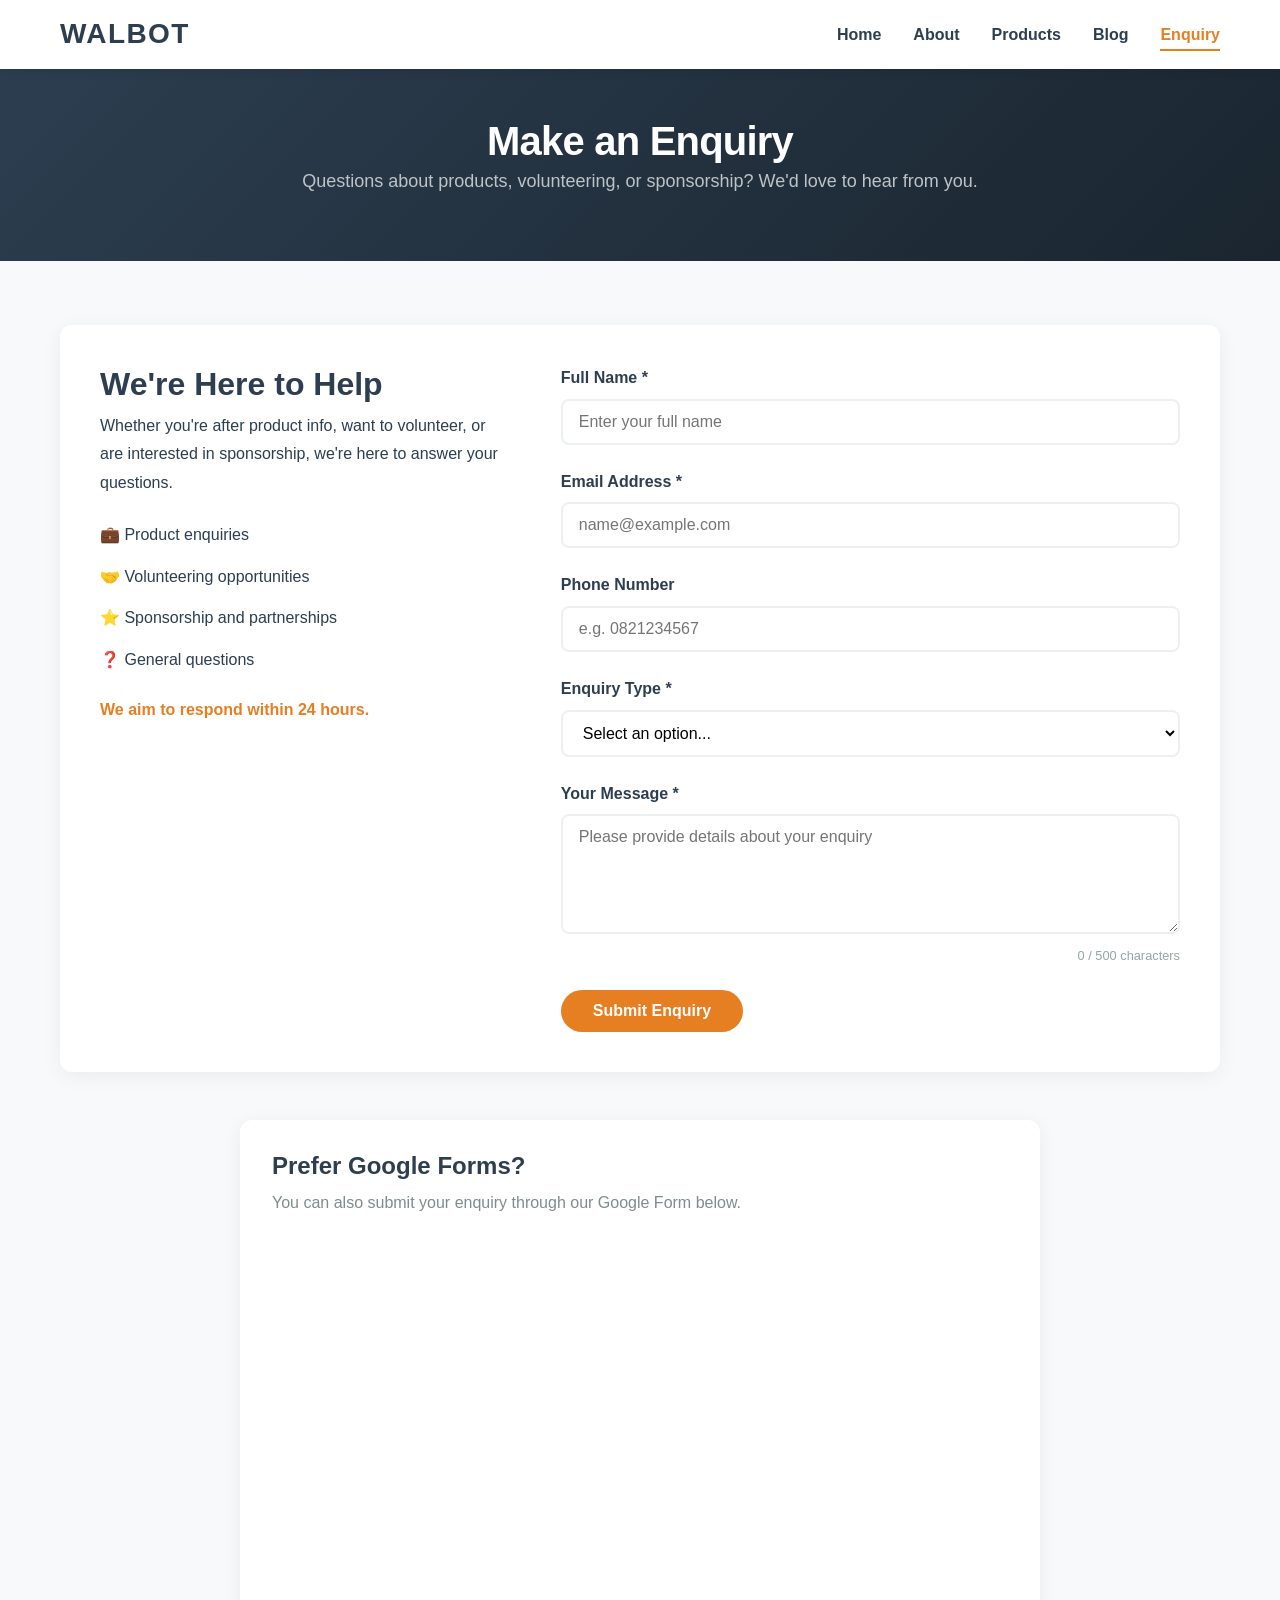
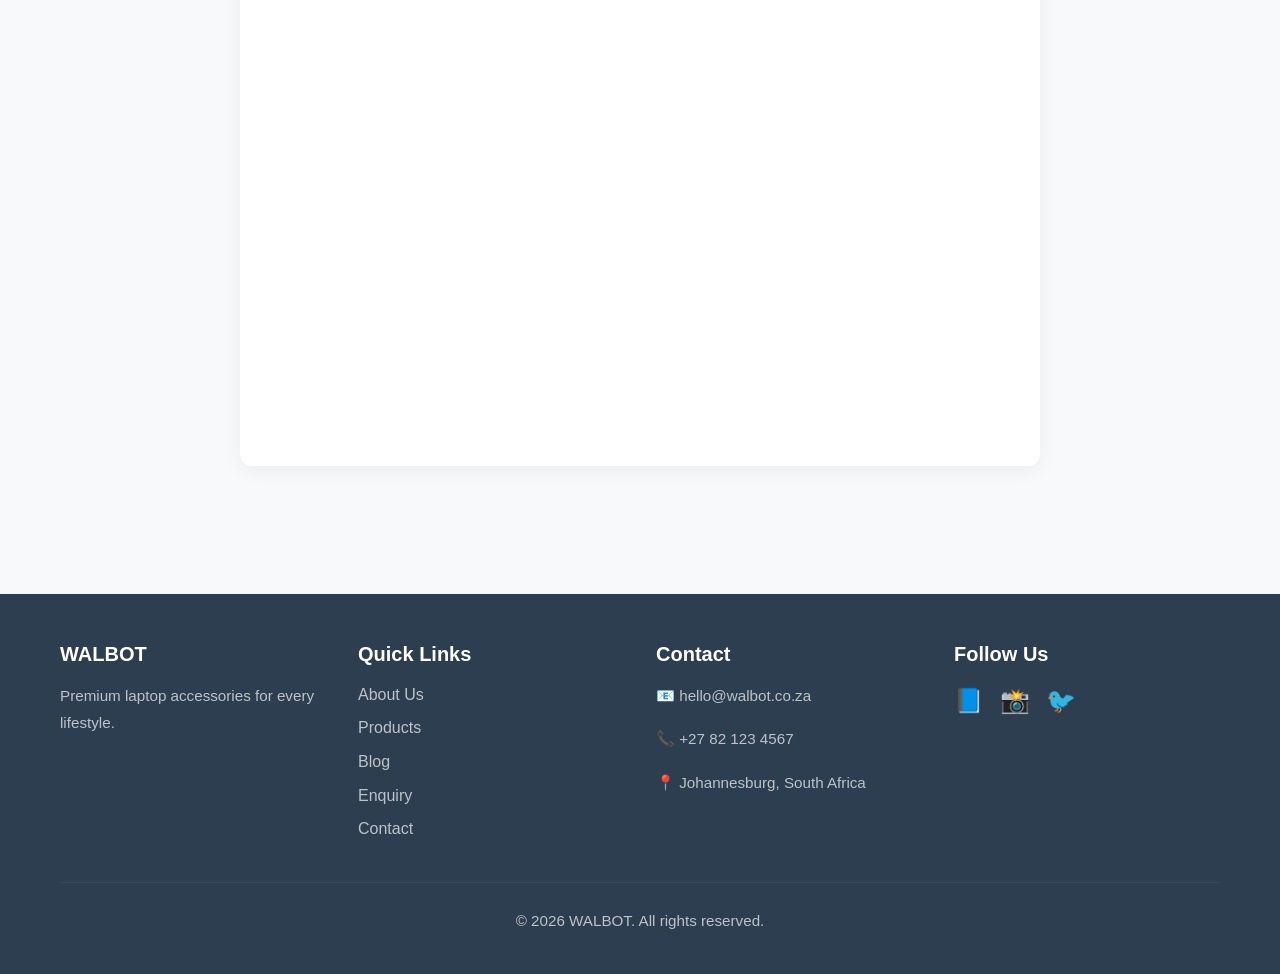
<file: ST10505398 POE PART 1 extract/3. HTML and Basic contect, websites/enquiry.html>
<!DOCTYPE html>
<html lang="en">
<head>
    <meta charset="UTF-8">
    <meta name="viewport" content="width=device-width, initial-scale=1.0">
    <title>Make an Enquiry - WALBOT</title>
    <meta name="description" content="Have questions about WALBOT products, volunteering, or sponsorship? Submit an enquiry and we'll get back to you.">
    <link rel="stylesheet" href="css/style.css">
    <link rel="icon" href="images/favicon.ico" type="image/x-icon">
</head>
<body>

    <!-- ===== HEADER ===== -->
    <header>
        <div class="container header-content">
            <div class="logo">
                <a href="index.html">
                    <span class="brand-name">WALBOT</span>
                </a>
            </div>

            <button class="nav-toggle" aria-label="Toggle navigation menu">
                <span></span>
                <span></span>
                <span></span>
            </button>

            <nav>
                <ul>
                    <li><a href="index.html">Home</a></li>
                    <li><a href="about.html">About</a></li>
                    <li><a href="products.html">Products</a></li>
                    <li><a href="blog.html">Blog</a></li>
                    <li><a href="enquiry.html" class="active">Enquiry</a></li>
                
                </ul>
            </nav>
        </div>
    </header>

    <!-- ===== PAGE HEADER ===== -->
    <section class="page-header">
        <div class="container">
            <h1>Make an Enquiry</h1>
            <p>Questions about products, volunteering, or sponsorship? We'd love to hear from you.</p>
        </div>
    </section>

    <!-- ===== ENQUIRY FORM ===== -->
    <section class="form-section">
        <div class="container">

            <div class="form-wrapper">

                <!-- Left column: info -->
                <div class="form-info">
                    <h2>We're Here to Help</h2>
                    <p>Whether you're after product info, want to volunteer, or are interested in sponsorship, we're here to answer your questions.</p>
                    <ul>
                        <li>💼 Product enquiries</li>
                        <li>🤝 Volunteering opportunities</li>
                        <li>⭐ Sponsorship and partnerships</li>
                        <li>❓ General questions</li>
                    </ul>
                    <p class="response-time">We aim to respond within 24 hours.</p>
                </div>

                <!-- Right column: custom form (for marks) -->
                <form id="enquiryForm" onsubmit="handleEnquiry(event)" novalidate>

                    <div class="form-group">
                        <label for="enquiryName">Full Name *</label>
                        <input type="text" id="enquiryName" name="name" placeholder="Enter your full name" required minlength="3" maxlength="50">
                        <small class="error-message" id="enquiryNameError">Please enter your full name (minimum 3 characters).</small>
                    </div>

                    <div class="form-group">
                        <label for="enquiryEmail">Email Address *</label>
                        <input type="email" id="enquiryEmail" name="email" placeholder="name@example.com" required>
                        <small class="error-message" id="enquiryEmailError">Please enter a valid email address.</small>
                    </div>

                    <div class="form-group">
                        <label for="enquiryPhone">Phone Number</label>
                        <input type="tel" id="enquiryPhone" name="phone" placeholder="e.g. 0821234567" pattern="[0-9]{10}">
                        <small class="error-message" id="enquiryPhoneError">Please enter a valid 10-digit phone number.</small>
                    </div>

                    <div class="form-group">
                        <label for="enquiryType">Enquiry Type *</label>
                        <select id="enquiryType" name="type" required>
                            <option value="">Select an option...</option>
                            <option value="Product Enquiry">Product Enquiry</option>
                            <option value="Volunteering">Volunteering</option>
                            <option value="Sponsorship">Sponsorship</option>
                            <option value="Other">Other</option>
                        </select>
                    </div>

                    <div class="form-group">
                        <label for="enquiryMessage">Your Message *</label>
                        <textarea id="enquiryMessage" name="message" placeholder="Please provide details about your enquiry" required minlength="10" maxlength="500"></textarea>
                        <small class="error-message" id="enquiryMessageError">Please enter a message (minimum 10 characters).</small>
                        <small class="char-count" id="enquiryCharCount">0 / 500 characters</small>
                    </div>

                    <button type="submit" class="btn btn-primary">Submit Enquiry</button>
                </form>

            </div>

            <!-- Success message (hidden until submit) -->
            <div id="enquiryResponse" class="form-response" style="display: none;"></div>

            <!-- ===== GOOGLE FORM (alternative option) ===== -->
            <div class="google-form-wrapper">
                <h3>Prefer Google Forms?</h3>
                <p>You can also submit your enquiry through our Google Form below.</p>

                <iframe src="https://docs.google.com/forms/d/e/1FAIpQLSeCo7yAtRYnJUT2kymFa6UWNVJ-9xOd_u-71QOqIPVQjRQUlw/viewform?embedded=true"
                        width="100%"
                        height="800"
                        frameborder="0"
                        marginheight="0"
                        marginwidth="0"
                        title="WALBOT Google Enquiry Form">
                    Loading…
                </iframe>
            </div>

        </div>
    </section>

    <!-- ===== FOOTER ===== -->
    <footer>
        <div class="container">
            <div class="footer-grid">
                <div>
                    <h4>WALBOT</h4>
                    <p>Premium laptop accessories for every lifestyle.</p>
                </div>
                <div>
                    <h4>Quick Links</h4>
                    <a href="about.html">About Us</a>
                    <a href="products.html">Products</a>
                    <a href="blog.html">Blog</a>
                    <a href="enquiry.html">Enquiry</a>
                    <a href="contact.html">Contact</a>
                </div>
                <div>
                    <h4>Contact</h4>
                    <p>📧 hello@walbot.co.za</p>
                    <p>📞 +27 82 123 4567</p>
                    <p>📍 Johannesburg, South Africa</p>
                </div>
                <div>
                    <h4>Follow Us</h4>
                    <div class="social-links">
                        <a href="#" aria-label="Facebook">📘</a>
                        <a href="#" aria-label="Instagram">📸</a>
                        <a href="#" aria-label="Twitter">🐦</a>
                    </div>
                </div>
            </div>
            <div class="footer-bottom">
                <p>&copy; 2026 WALBOT. All rights reserved.</p>
            </div>
        </div>
    </footer>

    <!-- ===== JAVASCRIPT ===== -->
    <script src="js/main.js"></script>
</body>
</html>
</file>
<file: ST10505398 POE PART 1 extract/3. HTML and Basic contect, websites/css/style.css>
/* ============================================================
   WALBOT - MAIN STYLESHEET
   ============================================================ */

/* ============================================================
   1. RESET & BASE
   ============================================================ */

*,
*::before,
*::after {
    margin: 0;
    padding: 0;
    box-sizing: border-box;
}

html {
    scroll-behavior: smooth;
}

body {
    font-family: 'Segoe UI', Tahoma, Geneva, Verdana, sans-serif;
    font-size: 16px;
    line-height: 1.6;
    color: #2C3E50;
    background-color: #F8F9FA;
}

h1, h2, h3, h4, h5, h6 {
    font-weight: 700;
    line-height: 1.2;
    color: #2C3E50;
}

a {
    text-decoration: none;
    color: #E67E22;
    transition: color 0.3s ease;
}

a:hover {
    color: #D35400;
}

img {
    max-width: 100%;
    height: auto;
    display: block;
}

ul, ol {
    list-style: none;
}

button {
    font-family: inherit;
}

/* ============================================================
   2. TYPOGRAPHY
   ============================================================ */

h1 { font-size: 2.5rem; font-weight: 800; letter-spacing: -0.02em; }
h2 { font-size: 2rem; font-weight: 700; margin-bottom: 1rem; }
h3 { font-size: 1.5rem; font-weight: 600; margin-bottom: 0.75rem; }
h4 { font-size: 1.25rem; font-weight: 600; margin-bottom: 0.5rem; }
p  { font-size: 1rem; margin-bottom: 1rem; line-height: 1.8; }

.brand-name {
    font-size: 1.75rem;
    font-weight: 800;
    letter-spacing: 0.05em;
    text-transform: uppercase;
    color: #2C3E50;
}
.brand-name:hover { color: #E67E22; }

.price { font-size: 1.5rem; font-weight: 700; color: #E67E22; }
.price del { color: #95A5A6; font-weight: 400; font-size: 1rem; margin-right: 0.5rem; }

.meta, .small-text { font-size: 0.875rem; color: #95A5A6; }
.meta { font-style: italic; }

.section-subtitle {
    font-size: 1.125rem;
    color: #7F8C8D;
    text-align: center;
    margin-bottom: 2rem;
}

.text-center { text-align: center; }

/* ============================================================
   3. CONTAINER
   ============================================================ */

.container {
    max-width: 1200px;
    margin: 0 auto;
    padding: 0 20px;
}

/* ============================================================
   4. HEADER & NAVIGATION
   ============================================================ */

header {
    background-color: #FFFFFF;
    box-shadow: 0 2px 10px rgba(0, 0, 0, 0.1);
    position: sticky;
    top: 0;
    z-index: 1000;
    padding: 0.75rem 0;
}

.header-content {
    display: flex;
    justify-content: space-between;
    align-items: center;
    flex-wrap: wrap;
}

.logo {
    display: flex;
    align-items: center;
}

.nav-toggle {
    display: none;
    background: none;
    border: none;
    cursor: pointer;
    padding: 0.5rem;
    z-index: 1001;
}

.nav-toggle span {
    display: block;
    width: 25px;
    height: 3px;
    background-color: #2C3E50;
    margin: 5px 0;
    transition: all 0.3s ease;
    border-radius: 3px;
}

.nav-toggle.active span:nth-child(1) {
    transform: rotate(45deg) translate(5px, 6px);
}
.nav-toggle.active span:nth-child(2) {
    opacity: 0;
}
.nav-toggle.active span:nth-child(3) {
    transform: rotate(-45deg) translate(5px, -6px);
}

nav ul {
    display: flex;
    gap: 2rem;
    align-items: center;
}

nav a {
    font-weight: 600;
    font-size: 1rem;
    color: #2C3E50;
    padding: 0.5rem 0;
    position: relative;
    transition: color 0.3s ease;
}

nav a::after {
    content: '';
    position: absolute;
    bottom: 0;
    left: 0;
    width: 0;
    height: 2px;
    background-color: #E67E22;
    transition: width 0.3s ease;
}

nav a:hover::after,
nav a.active::after {
    width: 100%;
}

nav a:hover,
nav a.active {
    color: #E67E22;
}

/* ============================================================
   5. BUTTONS
   ============================================================ */

.btn {
    display: inline-block;
    padding: 0.75rem 2rem;
    font-weight: 600;
    border-radius: 50px;
    border: none;
    cursor: pointer;
    transition: all 0.3s ease;
    font-size: 1rem;
    text-align: center;
    font-family: inherit;
}

.btn-primary {
    background-color: #E67E22;
    color: #FFFFFF;
}
.btn-primary:hover {
    background-color: #D35400;
    transform: scale(1.05);
    color: #FFFFFF;
}

.btn-secondary {
    background-color: #2C3E50;
    color: #FFFFFF;
}
.btn-secondary:hover {
    background-color: #1a252f;
    transform: scale(1.05);
    color: #FFFFFF;
}

.btn:active { transform: scale(0.95); }
.btn:focus { outline: 3px solid #E67E22; outline-offset: 2px; }

/* ============================================================
   6. HERO SECTION
   ============================================================ */

.hero {
    background: linear-gradient(135deg, #2C3E50 0%, #1a252f 100%);
    color: #FFFFFF;
    padding: 5rem 0;
    text-align: center;
    margin-bottom: 3rem;
}

.hero h1 {
    color: #FFFFFF;
    font-size: 3.5rem;
    margin-bottom: 1rem;
}

.hero p {
    font-size: 1.25rem;
    color: #BDC3C7;
    max-width: 600px;
    margin: 0 auto 2rem;
}

/* ============================================================
   7. PAGE HEADERS
   ============================================================ */

.page-header {
    background: linear-gradient(135deg, #2C3E50 0%, #1a252f 100%);
    color: #FFFFFF;
    padding: 3rem 0;
    text-align: center;
    margin-bottom: 2rem;
}

.page-header h1 { color: #FFFFFF; }
.page-header p { color: #BDC3C7; font-size: 1.125rem; }

/* ============================================================
   8. PRODUCT GRID & CARDS
   ============================================================ */

.featured-products,
.products-section {
    padding: 2rem 0 4rem;
}

.product-grid {
    display: grid;
    grid-template-columns: repeat(auto-fit, minmax(280px, 1fr));
    gap: 2rem;
    margin: 2rem 0;
}

.product-card {
    background-color: #FFFFFF;
    border-radius: 12px;
    padding: 1.5rem;
    box-shadow: 0 4px 15px rgba(0, 0, 0, 0.08);
    transition: transform 0.3s ease, box-shadow 0.3s ease;
    text-align: center;
    position: relative;
}

.product-card:hover {
    transform: translateY(-8px);
    box-shadow: 0 8px 30px rgba(0, 0, 0, 0.15);
}

.product-card .image-wrapper {
    overflow: hidden;
    border-radius: 8px;
    margin-bottom: 1rem;
}

.product-card .image-wrapper img {
    transition: transform 0.4s ease;
    cursor: pointer;
    width: 100%;
    height: 220px;
    object-fit: cover;
}

.product-card:hover .image-wrapper img {
    transform: scale(1.05);
}

.product-card .product-description {
    font-size: 0.9rem;
    color: #7F8C8D;
    margin-bottom: 0.5rem;
}

.product-card h3 {
    font-size: 1.15rem;
    margin-bottom: 0.5rem;
}

/* ============================================================
   9. BADGES
   ============================================================ */

.badge {
    position: absolute;
    top: 1rem;
    right: 1rem;
    padding: 0.25rem 0.75rem;
    border-radius: 50px;
    font-size: 0.75rem;
    font-weight: 700;
    text-transform: uppercase;
    letter-spacing: 0.05em;
    z-index: 10;
}

.badge-new     { background-color: #27AE60; color: #FFFFFF; }
.badge-sale    { background-color: #E74C3C; color: #FFFFFF; }
.badge-popular { background-color: #F39C12; color: #FFFFFF; }

/* ============================================================
   10. PRODUCT FILTERS
   ============================================================ */

.product-filters-section { padding: 1rem 0 2rem; }

.product-filters {
    display: flex;
    flex-wrap: wrap;
    gap: 1.5rem;
    align-items: flex-end;
    background: #FFFFFF;
    padding: 1.5rem;
    border-radius: 12px;
    box-shadow: 0 2px 10px rgba(0, 0, 0, 0.06);
}

.filter-group {
    display: flex;
    flex-direction: column;
    gap: 0.25rem;
    flex: 1;
    min-width: 150px;
}

.filter-group label {
    font-weight: 600;
    font-size: 0.875rem;
    color: #2C3E50;
}

.filter-group select,
.filter-group input {
    padding: 0.5rem 1rem;
    border: 2px solid #ECF0F1;
    border-radius: 8px;
    font-size: 1rem;
    font-family: inherit;
    background: #FFFFFF;
    transition: border-color 0.3s ease;
}

.filter-group select:focus,
.filter-group input:focus {
    border-color: #E67E22;
    outline: none;
}

/* ============================================================
   11. CART SUMMARY
   ============================================================ */

.cart-summary {
    background: #FFFFFF;
    padding: 1.5rem;
    border-radius: 12px;
    box-shadow: 0 2px 10px rgba(0, 0, 0, 0.06);
    margin-top: 2rem;
}

.cart-summary h3 { margin-bottom: 0.5rem; }

.empty-cart { color: #95A5A6; text-align: center; padding: 1rem 0; }
.cart-total { text-align: right; padding: 1rem 0; font-size: 1.25rem; }

/* ============================================================
   12. FEATURES SECTION
   ============================================================ */

.features { padding: 3rem 0; background: #FFFFFF; }

.features-grid {
    display: grid;
    grid-template-columns: repeat(auto-fit, minmax(220px, 1fr));
    gap: 2rem;
    margin-top: 2rem;
}

.feature-card { text-align: center; padding: 1.5rem; }
.feature-icon { font-size: 2.5rem; margin-bottom: 1rem; }
.feature-card h3 { margin-bottom: 0.5rem; }
.feature-card p { color: #7F8C8D; font-size: 0.95rem; }

/* ============================================================
   13. NEWSLETTER
   ============================================================ */

.newsletter {
    padding: 3rem 0;
    background: linear-gradient(135deg, #2C3E50 0%, #1a252f 100%);
    color: #FFFFFF;
    text-align: center;
}

.newsletter h2 { color: #FFFFFF; }
.newsletter p { color: #BDC3C7; margin-bottom: 2rem; }

.newsletter-group {
    display: flex;
    max-width: 500px;
    margin: 0 auto;
    gap: 0.5rem;
}

.newsletter-group input {
    flex: 1;
    padding: 0.75rem 1rem;
    border: 2px solid #ECF0F1;
    border-radius: 50px;
    font-size: 1rem;
    font-family: inherit;
}

.newsletter-group input:focus {
    border-color: #E67E22;
    outline: none;
}

/* ============================================================
   14. ABOUT PAGE
   ============================================================ */

.about-story { padding: 2rem 0; }

.about-grid {
    display: grid;
    grid-template-columns: 1fr 1fr;
    gap: 3rem;
    align-items: center;
}

.about-image img {
    border-radius: 12px;
    box-shadow: 0 4px 20px rgba(0, 0, 0, 0.1);
    width: 100%;
}

.mission-vision { padding: 3rem 0; background: #FFFFFF; }

.mission-grid {
    display: grid;
    grid-template-columns: 1fr 1fr;
    gap: 2rem;
}

.mission-card,
.vision-card {
    padding: 2rem;
    border-radius: 12px;
    box-shadow: 0 4px 15px rgba(0, 0, 0, 0.06);
    background: #F8F9FA;
}

.mission-card { border-left: 4px solid #E67E22; }
.vision-card  { border-left: 4px solid #2C3E50; }

.values { padding: 3rem 0; }

.values-grid {
    display: grid;
    grid-template-columns: repeat(auto-fit, minmax(220px, 1fr));
    gap: 2rem;
    margin-top: 2rem;
}

.value-card {
    text-align: center;
    padding: 1.5rem;
    background: #FFFFFF;
    border-radius: 12px;
    box-shadow: 0 2px 10px rgba(0, 0, 0, 0.06);
}

.value-icon { font-size: 2.5rem; margin-bottom: 1rem; }

/* ============================================================
   15. FAQ ACCORDION
   ============================================================ */

.faq-section { padding: 3rem 0; background: #FFFFFF; }

.accordion { max-width: 800px; margin: 0 auto; }
.accordion-item { margin-bottom: 0.5rem; }

.accordion-btn {
    width: 100%;
    padding: 1rem 1.5rem;
    background: #F8F9FA;
    border: 2px solid #ECF0F1;
    border-radius: 8px;
    text-align: left;
    font-weight: 600;
    font-size: 1rem;
    cursor: pointer;
    transition: all 0.3s ease;
    font-family: inherit;
    color: #2C3E50;
    position: relative;
}

.accordion-btn::after {
    content: '+';
    position: absolute;
    right: 1.5rem;
    font-size: 1.5rem;
    font-weight: 400;
    transition: transform 0.3s ease;
}

.accordion-btn.active::after {
    content: '−';
}

.accordion-btn:hover { background: #ECF0F1; }
.accordion-btn.active {
    background: #E67E22;
    color: #FFFFFF;
    border-color: #E67E22;
}

.accordion-content {
    display: none;
    padding: 1rem 1.5rem;
    background: #F8F9FA;
    border-radius: 0 0 8px 8px;
}

.accordion-content.active { display: block; }

/* ============================================================
   16. BLOG
   ============================================================ */

.blog-section { padding: 2rem 0 4rem; }

.blog-grid {
    display: grid;
    grid-template-columns: repeat(auto-fit, minmax(300px, 1fr));
    gap: 2rem;
}

.blog-card {
    background: #FFFFFF;
    border-radius: 12px;
    overflow: hidden;
    box-shadow: 0 4px 15px rgba(0, 0, 0, 0.08);
    transition: transform 0.3s ease;
    display: flex;
    flex-direction: column;
}

.blog-card:hover { transform: translateY(-5px); }

.blog-card img {
    width: 100%;
    height: 200px;
    object-fit: cover;
}

.blog-card .content {
    padding: 1.5rem;
    display: flex;
    flex-direction: column;
    flex: 1;
}

.blog-tag {
    display: inline-block;
    padding: 0.25rem 0.75rem;
    background: #E67E22;
    color: #FFFFFF;
    border-radius: 50px;
    font-size: 0.75rem;
    font-weight: 600;
    text-transform: uppercase;
    margin-bottom: 0.5rem;
    align-self: flex-start;
}

.blog-card h3 { margin-bottom: 0.25rem; }
.blog-card .read-more { margin-top: auto; align-self: flex-start; }
.read-more { margin-top: 1rem; padding: 0.5rem 1.5rem; font-size: 0.9rem; }

/* ============================================================
   17. CONTACT PAGE
   ============================================================ */

.contact-section { padding: 2rem 0 4rem; }

.contact-grid {
    display: grid;
    grid-template-columns: 1fr 1.5fr;
    gap: 3rem;
    margin-bottom: 3rem;
}

.contact-detail {
    display: flex;
    gap: 1rem;
    align-items: flex-start;
    padding: 0.75rem 0;
    border-bottom: 1px solid #ECF0F1;
}

.contact-detail .icon { font-size: 1.5rem; margin-top: 0.25rem; }
.contact-detail h4 { margin-bottom: 0.25rem; }
.contact-detail p { margin-bottom: 0; }

.contact-form-wrapper {
    background: #FFFFFF;
    padding: 2rem;
    border-radius: 12px;
    box-shadow: 0 4px 20px rgba(0, 0, 0, 0.06);
}

.contact-form-wrapper h3 { margin-bottom: 0.25rem; }
.contact-form-wrapper > p { color: #7F8C8D; margin-bottom: 1.5rem; }

#map {
    width: 100%;
    height: 400px;
    border-radius: 12px;
    background: #ECF0F1;
    margin-top: 1rem;
}

/* ============================================================
   18. FORMS
   ============================================================ */

.form-section { padding: 2rem 0 4rem; }

.form-wrapper {
    display: grid;
    grid-template-columns: 1fr 1.5fr;
    gap: 3rem;
    background: #FFFFFF;
    padding: 2.5rem;
    border-radius: 12px;
    box-shadow: 0 4px 20px rgba(0, 0, 0, 0.06);
}

.form-info h2 { margin-bottom: 0.5rem; }
.form-info ul { margin: 1rem 0; }
.form-info ul li { padding: 0.5rem 0; font-size: 1rem; }
.form-info .response-time { font-weight: 600; color: #E67E22; margin-top: 1rem; }

.form-group { margin-bottom: 1.5rem; }

.form-group label {
    display: block;
    font-weight: 600;
    margin-bottom: 0.5rem;
    color: #2C3E50;
}

.form-group input,
.form-group textarea,
.form-group select {
    width: 100%;
    padding: 0.75rem 1rem;
    border: 2px solid #ECF0F1;
    border-radius: 8px;
    font-size: 1rem;
    font-family: inherit;
    background: #FFFFFF;
    transition: border-color 0.3s ease;
}

.form-group input:focus,
.form-group textarea:focus,
.form-group select:focus {
    border-color: #E67E22;
    outline: none;
    box-shadow: 0 0 0 3px rgba(230, 126, 34, 0.2);
}

.form-group textarea { min-height: 120px; resize: vertical; }

.error-message {
    display: none;
    color: #E74C3C;
    font-size: 0.875rem;
    margin-top: 0.25rem;
}

.char-count {
    display: block;
    text-align: right;
    font-size: 0.8rem;
    color: #95A5A6;
    margin-top: 0.25rem;
}

.form-response {
    margin-top: 1.5rem;
    padding: 1.5rem;
    border-radius: 8px;
    background: #D5F5E3;
    border-left: 4px solid #27AE60;
}

.form-response h3 { color: #1E8449; margin-bottom: 0.5rem; }
.form-response p { margin-bottom: 0.5rem; }

/* ============================================================
   19. FOOTER
   ============================================================ */

footer {
    background-color: #2C3E50;
    color: #BDC3C7;
    padding: 3rem 0 1.5rem;
    margin-top: 4rem;
}

.footer-grid {
    display: grid;
    grid-template-columns: repeat(auto-fit, minmax(200px, 1fr));
    gap: 2rem;
    margin-bottom: 2rem;
}

footer h4 { color: #FFFFFF; margin-bottom: 1rem; }

footer a {
    color: #BDC3C7;
    display: block;
    margin-bottom: 0.5rem;
    transition: color 0.3s ease;
}

footer a:hover { color: #E67E22; }
footer p { font-size: 0.95rem; }

.footer-bottom {
    border-top: 1px solid #34495E;
    padding-top: 1.5rem;
    text-align: center;
    font-size: 0.875rem;
}

.social-links {
    display: flex;
    flex-wrap: wrap;
}

.social-links h4 { width: 100%; }

.social-links a {
    display: inline-block;
    margin-right: 1rem;
    font-size: 1.5rem;
    margin-bottom: 0;
}

/* ============================================================
   20. LIGHTBOX
   ============================================================ */

.lightbox {
    display: none;
    position: fixed;
    z-index: 9999;
    left: 0;
    top: 0;
    width: 100%;
    height: 100%;
    background-color: rgba(0, 0, 0, 0.9);
    cursor: pointer;
}

.lightbox-content {
    margin: auto;
    display: block;
    max-width: 80%;
    max-height: 80%;
    position: relative;
    top: 50%;
    transform: translateY(-50%);
    border-radius: 8px;
}

.lightbox .close {
    position: absolute;
    top: 20px;
    right: 35px;
    color: #FFFFFF;
    font-size: 40px;
    font-weight: bold;
    cursor: pointer;
    line-height: 1;
}

/* ============================================================
   21. RESPONSIVE - TABLET
   ============================================================ */

@media screen and (max-width: 1023px) {

    h1 { font-size: 2.25rem; }
    h2 { font-size: 1.75rem; }

    .hero { padding: 3.5rem 0; }
    .hero h1 { font-size: 2.5rem; }

    .product-grid,
    .blog-grid { gap: 1.5rem; }

    .footer-grid { grid-template-columns: repeat(2, 1fr); }

    .about-grid,
    .mission-grid,
    .contact-grid,
    .form-wrapper {
        grid-template-columns: 1fr;
    }

    .contact-grid { gap: 2rem; }
    .form-wrapper { gap: 2rem; }
}

/* ============================================================
   22. RESPONSIVE - MOBILE
   ============================================================ */

@media screen and (max-width: 767px) {

    h1 { font-size: 1.75rem; }
    h2 { font-size: 1.5rem; }
    h3 { font-size: 1.25rem; }

    .hero { padding: 2.5rem 0; margin-bottom: 2rem; }
    .hero h1 { font-size: 1.75rem; }
    .hero p { font-size: 1rem; padding: 0 1rem; }

    .brand-name { font-size: 1.25rem; }
    .price { font-size: 1.25rem; }

    .page-header { padding: 2rem 0; }

    .nav-toggle { display: block; }

    nav {
        width: 100%;
        order: 3;
    }

    nav ul {
        display: none;
        flex-direction: column;
        gap: 0;
        width: 100%;
        background-color: #FFFFFF;
        padding: 1rem 0;
        border-top: 1px solid #ECF0F1;
    }

    nav ul.open { display: flex; }

    nav ul li { width: 100%; text-align: center; }
    nav a { display: block; padding: 0.75rem; }
    nav a::after { display: none; }

    .product-grid,
    .blog-grid,
    .features-grid,
    .values-grid {
        grid-template-columns: 1fr;
        gap: 1.5rem;
    }

    .footer-grid {
        grid-template-columns: 1fr;
        gap: 1.5rem;
        text-align: center;
    }

    .social-links { justify-content: center; }

    .product-filters {
        flex-direction: column;
        align-items: stretch;
        gap: 1rem;
    }

    .filter-group { min-width: 100%; }

    .btn {
        display: block;
        width: 100%;
        padding: 0.85rem;
    }

    .product-card .btn {
        display: block;
        width: 100%;
    }

    .newsletter-group {
        flex-direction: column;
        padding: 0 1rem;
    }

    .newsletter-group input,
    .newsletter-group .btn { border-radius: 8px; }

    .form-wrapper { padding: 1.5rem; gap: 2rem; }
    .contact-form-wrapper { padding: 1.5rem; }

    .form-group input,
    .form-group textarea,
    .form-group select { font-size: 16px; }

    .lightbox-content { max-width: 95%; max-height: 70%; }
    .lightbox .close { top: 10px; right: 20px; font-size: 32px; }

    .container { padding: 0 16px; }
    .product-card { padding: 1.25rem; }
    #map { height: 280px; }

    .blog-card img { height: 180px; }
}

/* ============================================================
   23. GOOGLE FORM EMBED
   ============================================================ */

.google-form-wrapper {
    background: #FFFFFF;
    padding: 2rem;
    border-radius: 12px;
    box-shadow: 0 4px 20px rgba(0, 0, 0, 0.06);
    max-width: 800px;
    margin: 3rem auto 0;
}

.google-form-wrapper h3 {
    margin-bottom: 0.5rem;
    color: #2C3E50;
}

.google-form-wrapper p {
    margin-bottom: 1rem;
    color: #7F8C8D;
}

.google-form-wrapper iframe {
    border-radius: 8px;
    border: none;
    width: 100%;
    display: block;
}

/* ============================================================
   24. CART ITEMS (with quantity buttons)
   ============================================================ */

.cart-item {
    display: flex;
    justify-content: space-between;
    align-items: center;
    padding: 0.75rem 0;
    border-bottom: 1px solid #ECF0F1;
    gap: 1rem;
}

.cart-item > div:first-child {
    flex: 1;
    text-align: left;
}

.cart-item strong {
    color: #2C3E50;
    font-size: 0.95rem;
}

.cart-item small {
    color: #7F8C8D;
}

.cart-item .remove-btn {
    background: none;
    border: none;
    color: #E74C3C;
    cursor: pointer;
    font-size: 1rem;
    font-family: inherit;
    padding: 0.25rem 0.5rem;
    border-radius: 4px;
    transition: background 0.2s ease;
}

.cart-item .remove-btn:hover {
    background: #FDEDEC;
}

.qty-btn {
    width: 28px;
    height: 28px;
    border: 2px solid #ECF0F1;
    background: #FFFFFF;
    border-radius: 50%;
    font-size: 1rem;
    font-weight: 700;
    color: #2C3E50;
    cursor: pointer;
    display: inline-flex;
    align-items: center;
    justify-content: center;
    padding: 0;
    line-height: 1;
    transition: all 0.2s ease;
    font-family: inherit;
}

.qty-btn:hover {
    background: #E67E22;
    color: #FFFFFF;
    border-color: #E67E22;
}

.qty-btn:active {
    transform: scale(0.9);
}

/* ============================================================
   25. NO RESULTS MESSAGE (product search)
   ============================================================ */

.no-results {
    text-align: center;
    padding: 3rem 1rem;
    color: #95A5A6;
    font-size: 1.1rem;
    grid-column: 1 / -1;
    width: 100%;
    background: #FFFFFF;
    border-radius: 12px;
    box-shadow: 0 2px 10px rgba(0, 0, 0, 0.06);
}

/* ============================================================
   26. TOAST NOTIFICATIONS
   ============================================================ */

.toast {
    position: fixed;
    bottom: 30px;
    left: 50%;
    transform: translateX(-50%) translateY(100px);
    background-color: #2C3E50;
    color: #FFFFFF;
    padding: 1rem 2rem;
    border-radius: 50px;
    font-weight: 600;
    font-size: 0.95rem;
    box-shadow: 0 8px 25px rgba(0, 0, 0, 0.25);
    opacity: 0;
    transition: all 0.3s ease;
    z-index: 10000;
    max-width: 90%;
    text-align: center;
}

.toast.show {
    opacity: 1;
    transform: translateX(-50%) translateY(0);
}

/* ============================================================
   27. SCROLL REVEAL ANIMATION
   ============================================================ */

.reveal {
    opacity: 0;
    transform: translateY(30px);
    transition: opacity 0.6s ease, transform 0.6s ease;
}

.reveal.revealed {
    opacity: 1;
    transform: translateY(0);
}

/* ============================================================
   28. MOBILE ADJUSTMENTS FOR NEW SECTIONS
   ============================================================ */

@media screen and (max-width: 767px) {

    .google-form-wrapper {
        padding: 1.25rem;
        margin-top: 2rem;
    }

    .toast {
        padding: 0.85rem 1.5rem;
        font-size: 0.875rem;
        bottom: 20px;
        max-width: 85%;
    }

    .cart-item {
        flex-wrap: wrap;
        gap: 0.5rem;
    }

    .cart-item > div:first-child {
        flex: 1 1 100%;
    }
}
</file>
